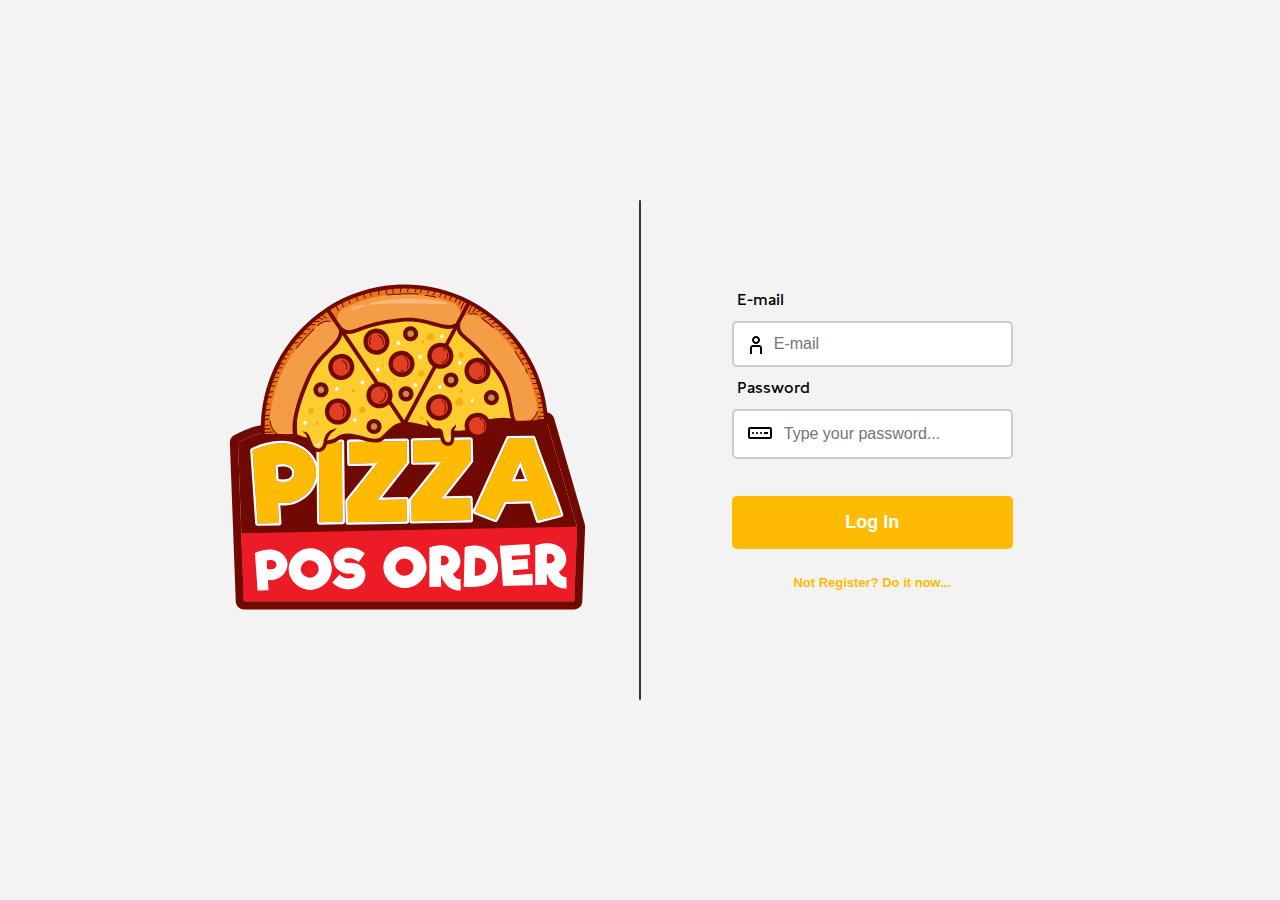
<file: index.html>
<!DOCTYPE html>
<html lang="en">
<head>
    <meta charset="UTF-8">
    <meta http-equiv="X-UA-Compatible" content="IE=edge">
    <meta name="viewport" content="width=device-width, initial-scale=1.0">
    <link rel="stylesheet" type="text/css" href="./assets/style/style.css"/>
    <link href='https://css.gg/css' rel='stylesheet'>
    <title>Pizza POS Order - Login</title>
</head>
<body>
    <div class="container">
        <div class="displaycontainer">
            <div class="insidecont">
                <picture class="logo">
                    <source srcset="./assets/images/logo/logoposorder.svg" media="(min-width: 700px)">
                    <img src="./assets/images/logo/logoposorder-1.svg" alt="LogoPOS" style="width: auto;">
                </picture>
            </div>
            <div class="line-br"></div>
            <div class="insidecont">
                <form class="user-login">
                    <label for="username">E-mail</label>
                    <input type="text" name="mail" id="username" placeholder="E-mail" 
                    onfocus="this.placeholder='name@mail.com'" 
                    onblur="this.placeholder='E-mail'">
                    <label for="password">Password</label>
                    <input type="password" name="password" id="password" placeholder="Type your password...">
                    <span class="eyelook" style="display: none;"><i class="gg-eye"></i></span>
                    <br />
                    <input type="button" value="Log In" onclick="location.href='./order.html';">
                    <input id="signup" type="button" value="Not Register? Do it now..." onclick="location.href='./register.html';">
                </form>
            </div>
        </div>
    </div>
</body>
</html>
</file>
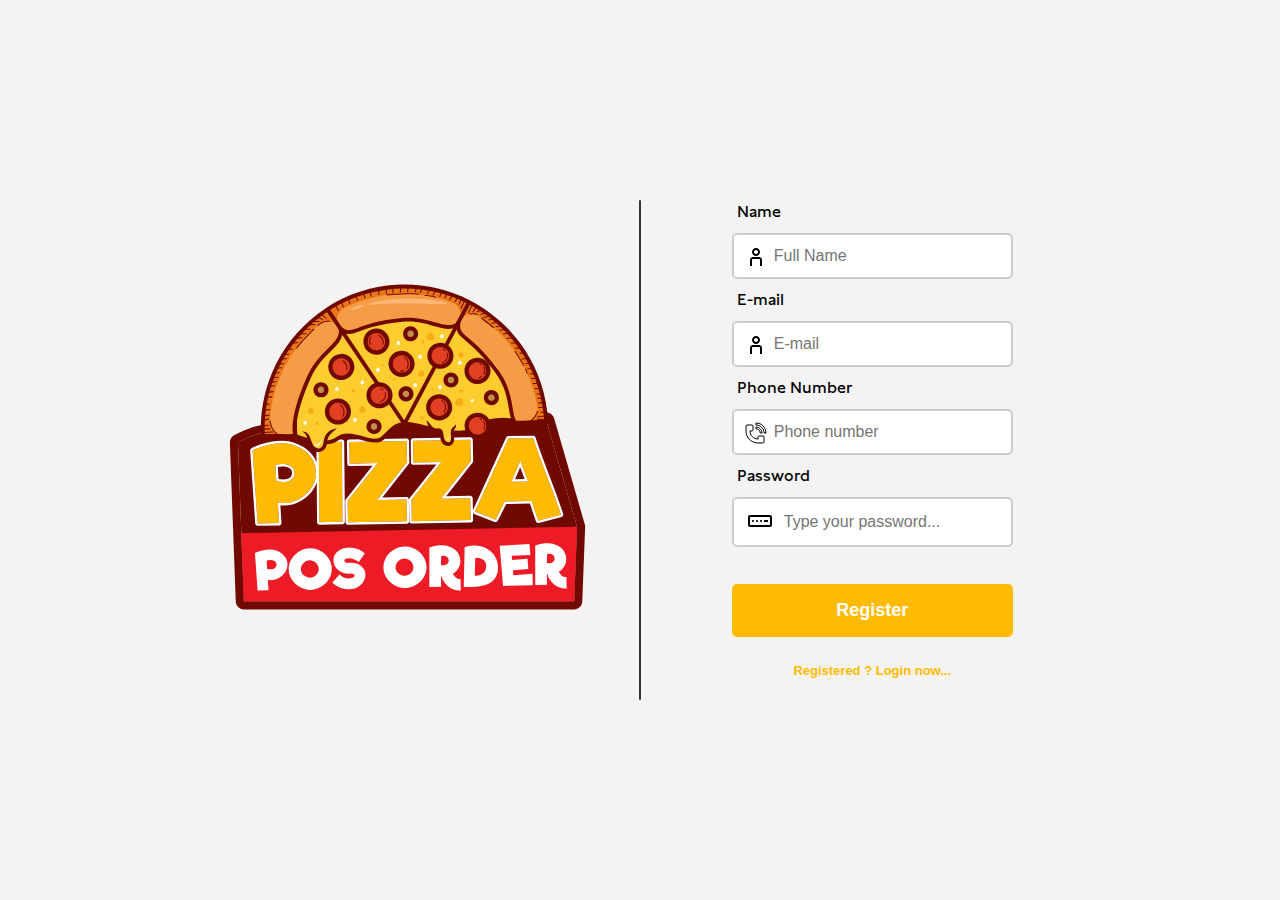
<file: register.html>
<!DOCTYPE html>
<html lang="en">
<head>
  <meta charset="UTF-8">
  <meta http-equiv="X-UA-Compatible" content="IE=edge">
  <meta name="viewport" content="width=device-width, initial-scale=1.0">
  <link rel="stylesheet" type="text/css" href="./assets/style/style.css"/>
  <link href='https://css.gg/css' rel='stylesheet'>
  <title>Register</title>
</head>
<body>
  <div class="container">
    <div class="displaycontainer">
        <div class="insidecont">
            <picture class="logo">
                <source srcset="./assets/images/logo/logoposorder.svg" media="(min-width: 700px)">
                <img src="./assets/images/logo/logoposorder-1.svg" alt="LogoPOS" style="width: auto;">
            </picture>
        </div>
        <div class="line-br"></div>
        <div class="insidecont">
            <form class="user-login" action="">
                <label for="name">Name</label>
                    <input type="text" name="name" id="name" placeholder="Full Name" minlength="3" maxlength="30" required
                    onfocus="this.placeholder='Type your name...'" 
                    onblur="this.placeholder='Full Name'">
                <label for="mail">E-mail</label>
                <input type="text" name="mail" id="username" placeholder="E-mail" 
                onfocus="this.placeholder='name@mail.com'" 
                onblur="this.placeholder='E-mail'">
                <label for="address">Phone Number</label>
                    <input type="tel" name="phonenumber" id="phonenumber" placeholder="Phone number" minlength="1" maxlength="9" pattern="\d{9}" required>
                <label for="password">Password</label>
                <input type="password" name="password" id="password" placeholder="Type your password...">
                <br />
                <input type="button" value="Register" onclick="location.href='./index.html';" required>
                <input id="signup" type="button" value="Registered ? Login now..." onclick="location.href='./index.html';" required>
            </form>
        </div>
    </div>
</div>
</body>
</html>
</file>
<file: assets/style/style.css>
:root {
    --bgcolor: #f3f3f3;
    --buttonred: #ed1b26;
    --linebrk: #333333;
    --inputhover: #ffbb01;
    --input: #FFD401;
    --card: #E5E5E5;
}
@font-face {
    font-family: Lynstone;
    src: url(../font/Lynstone/Lynstone/Lynstone.otf);
}
@import url('https://css.gg/css');
html, body {
    height: 100%;
    margin: 0 auto;
}
body {
    font-family: 'Lynstone', Arial, sans-serif;
    font-weight: normal;
    font-style: normal;
    background-color: var(--bgcolor);
}
div.container {
    margin: 0 auto;
    width: 80%;
    height: 100%;
}
div.displaycontainer {
    display: flex;
    align-items: center;
    margin: 0 auto;
    width: 90%;
    height: 100%;
}
form {
    display: inherit;
}
div.insidecont {
    display: inline-flex;
    align-items: center;
    justify-content: center;
    margin: 0 auto;
    width: 49%;
    height: 100%;
}
div.line-br {
    width: 2px;
    border-radius: 5px;
    height: 500px;
    background-color: var(--linebrk);
    margin: 0 auto;
    display: inline-block;
}
picture.logo {
    align-items: center;
    display: inline-block;
    width: 80%;
}
form.user-login {
    display: inline-grid;
}
input {
    margin-bottom: 10px;
}
input[type=text] {
    width: 100%;
    box-sizing: border-box;
    border: 2px solid #ccc;
    border-radius: 5px;
    font-size: 16px;
    background-color: white;
    background-size: 24px;
    background-image: url('../images/icone/user.svg');
    background-position: 10px 10px; 
    background-repeat: no-repeat;
    padding: 12px 20px 12px 40px;
}
input[type=text]:focus {
    background-image: url('../images/icone/user-1.svg');
    transition-timing-function: ease-in-out;
    transition-delay: 0.12s;
    outline: 2px solid var(--inputhover);
    outline-offset: -2px;
}
input[type=tel]:hover {
    border-color: var(--inputhover);
}
input[type=tel] {
    width: 100%;
    box-sizing: border-box;
    border: 2px solid #ccc;
    border-radius: 5px;
    font-size: 16px;
    background-color: white;
    background-size: 24px;
    background-image: url('../images/icone/phone-1.svg');
    background-position: 10px 10px; 
    background-repeat: no-repeat;
    padding: 12px 20px 12px 40px;
}
input[type=tel]:focus {
    background-image: url('../images/icone/phone.svg');
    transition-timing-function: ease-in-out;
    transition-delay: 0.12s;
    outline: 2px solid var(--inputhover);
    outline-offset: -2px;
}
input[type=text]:hover {
    border-color: var(--inputhover);
}
input#address[type=text] {
    width: 100%;
    box-sizing: border-box;
    border: 2px solid #ccc;
    border-radius: 5px;
    font-size: 16px;
    background-color: white;
    background-size: 24px;
    background-image: url('../images/icone/pin.svg');
    background-position: 10px 10px; 
    background-repeat: no-repeat;
    padding: 12px 20px 12px 40px;
}
input#address[type=text]:focus {
    background-image: url('../images/icone/pin-1.svg');
    transition-timing-function: ease-in-out;
    transition-delay: 0.12s;
    outline: 2px solid var(--inputhover);
    outline-offset: -2px;
}
input#address[type=text]:visited {
    background-image: url('../images/icone/pin-1.svg');
    outline: 2px solid var(--inputhover);
    outline-offset: -2px;
}
input#address[type=text]:hover {
    border-color: var(--inputhover);
}
input[type=password] {
    width: 100%;
    box-sizing: border-box;
    border: 2px solid #ccc;
    border-radius: 5px;
    font-size: 16px;
    background-color: white;
    background-size: 24px;
    background-image: url('../images/icone/password.svg');
    background-position: 14px 10px; 
    background-repeat: no-repeat;
    padding: 14px 20px 14px 50px;
}
input[type=password]:focus {
    background-image: url('../images/icone/password-1.svg');
    transition-timing-function: ease-in-out;
    transition-delay: 0.12s;
    outline: 2px solid var(--inputhover);
    outline-offset: -2px;
}
input[type=password]:hover {
    border-color: var(--inputhover);
}
input[type=button], input[type=submit], input[type=reset] {
    background-color: var(--inputhover);
    width: 100%;
    border: none;
    border-radius: 5px;
    color: white;
    padding: 16px 32px;
    text-decoration: none;
    font-size: large;
    font-weight: bold;
    margin: 5px auto;
    cursor: pointer;
}
input[type=button]:hover, input[type=submit]:hover, input[type=reset]:hover {
    background-color: var(--input);
    transition-timing-function: ease-in-out;
    transition-delay: 0.12s;
}
input#signup[type=button] {
    background-color: transparent;
    width: 100%;
    color: var(--inputhover);
    font-size: small;
    text-decoration: none;
    margin: 5px auto;
    cursor: pointer;
}
label {
    padding-bottom: 10px;
    padding-left: 5px;
}

/* CSS PRODUKTET */

div.products {
    display: inline-grid;
    align-items: start;
    justify-items: center;
    margin: auto;
    width: 90%;
    height: auto;
    /* background-color: #333333; */
}
div.product {
    display: inline-grid;
    justify-items: center;
    align-content: space-between;
    align-items: start;
    margin: 0 auto;
    width: 100%;
    /* background-color: #ed1b26; */
    padding: 20px 0px;
}
div.size {
    display: inline-flex;
    margin: 0 auto;
    /* background-color: #ed1b26; */
}
div.product h2 {
    display: inline-block;
    position: relative;
    text-align: center;
    margin: 0;
}
div.card-product {
    align-items: center;
    justify-items: center;
    width: 100%;
    margin-right: 30px;
    display: grid;
    background-color: var(--card);
    border: 1px solid #8C8C8C;
    border-radius: 8px;
    box-shadow: 0 4px 8px 0 rgba(0, 0, 0, 0.1), 0 6px 12px 0 rgba(0, 0, 0, 0.1);
}
div.card-product:last-of-type {
    margin-right: 0px;
}
label.radio {
    display: grid;
    justify-content: center;
    align-items: center;
    font-size: large;
    margin-top: 0px;
    margin-left: 0px;
    padding-top: 40px;
    padding-right: 40px;
    padding-left: 40px;
    padding-bottom: 40px;
}
.card-product input[type="radio"] {
    display: none;
}
.card-product input[type="radio"]:checked + label {
    background-color: var(--inputhover);
    border-radius: 8px;
    color: white;
}
.card-product input[type="radio"]:hover + label {
    background-color: var(--inputhover);
    border-radius: 8px;
    border-color: #ffbb01;
    color: white;
}

/* CSS Checkbox */

div.card-product-ingr  {
    width: 250px;
    margin-right: 30px;
    display: grid;
    background-color: var(--card);
    border: 1px solid #8C8C8C;
    border-radius: 8px;
    box-shadow: 0 4px 8px 0 rgb(0 0 0 / 10%), 0 6px 12px 0 rgb(0 0 0 / 10%);
}
label.checkbox {
    display: inline-block;

    margin: 0px;
    align-items: center;
    font-weight: bold;
    padding: 20px 20px;
}
.card-product-ingr input[type="checkbox"] {
    display: none;
}
.card-product-ingr input[type="checkbox"]:checked + label {
    background-color: var(--inputhover);
    border-radius: 8px;
    color: white;
}
img.chekbox-product {
    display: inline-block;
    width: 80px;
}
.selection {
    display: inline-block;
    position: relative;
    top: 0px;
    width: 100%;
}
.qty-box {
    display: inline-grid;
    float: right;
    justify-items: right;
    position: relative;
}
.qty {
    display: inline-block;
    width: 100%;
    height: auto;
    margin-right: 5px;
}
h4 {
    display: inline-block;
    margin: 10px;
}
</file>
